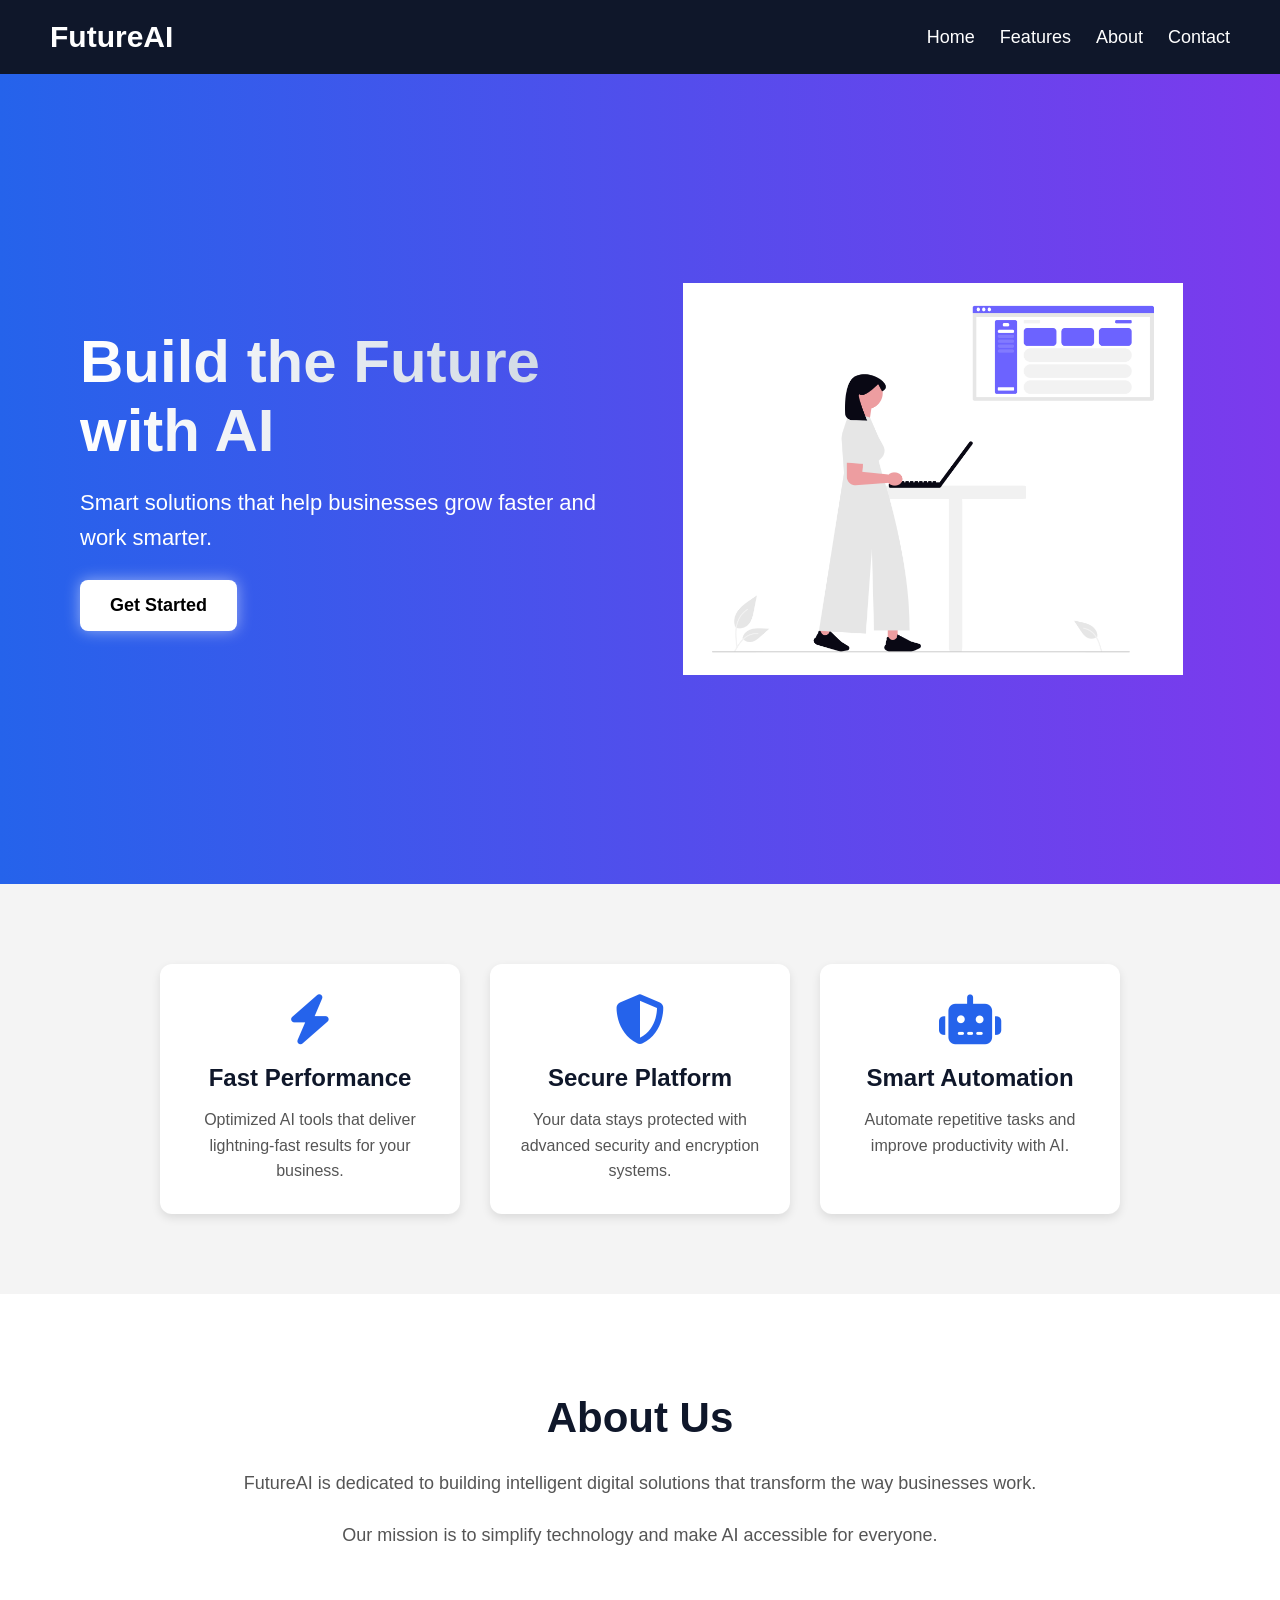
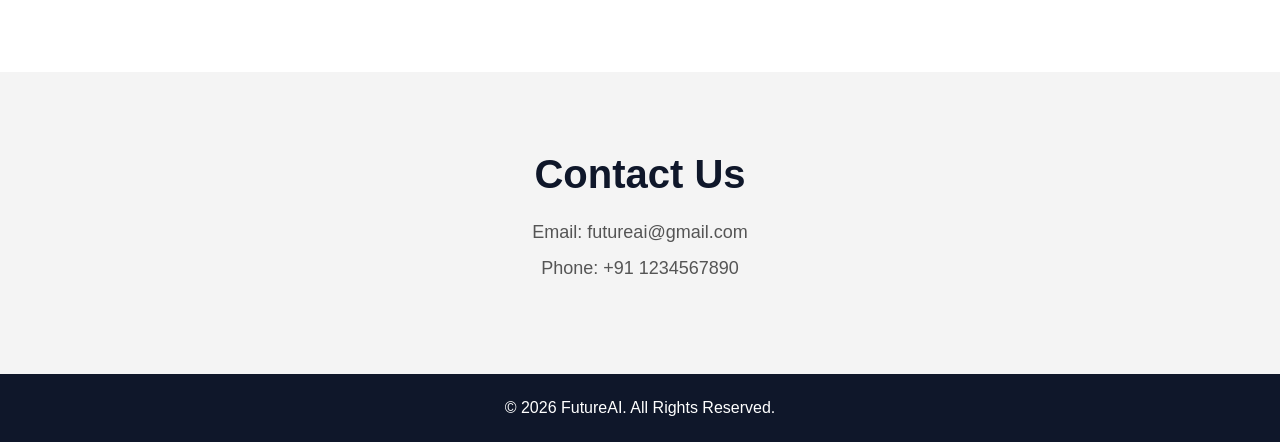
<file: LEVEL1TASK1/index.html>
<!DOCTYPE html>
<html lang="en">

<head>
    <meta charset="UTF-8">
    <meta name="viewport" content="width=device-width, initial-scale=1.0">

    <title>Landing Page</title>

    <link rel="stylesheet" href="style.css">

    <link rel="stylesheet"
        href="https://cdnjs.cloudflare.com/ajax/libs/font-awesome/6.5.1/css/all.min.css">
</head>

<body>

    <!-- Navbar -->

    <nav class="navbar">

        <h1 class="logo">FutureAI</h1>

        <ul class="nav-links">

            <li><a href="#">Home</a></li>

            <li><a href="#features">Features</a></li>

            <li><a href="#about">About</a></li>

            <li><a href="#contact">Contact</a></li>

        </ul>

    </nav>

    <!-- Hero Section -->

    <section class="hero">

        <div class="hero-text">

            <h2>Build the Future with AI</h2>

            <p>
                Smart solutions that help businesses grow
                faster and work smarter.
            </p>

            <a href="#features">

                <button>Get Started</button>

            </a>

        </div>

        <div class="hero-image">

            <img src="./Images/hero.png" alt="AI Image">

        </div>

    </section>

    <!-- Features Section -->

    <section class="features" id="features">

        <div class="card">

            <i class="fa-solid fa-bolt"></i>

            <h3>Fast Performance</h3>

            <p>
                Optimized AI tools that deliver lightning-fast
                results for your business.
            </p>

        </div>

        <div class="card">

            <i class="fa-solid fa-shield-halved"></i>

            <h3>Secure Platform</h3>

            <p>
                Your data stays protected with advanced
                security and encryption systems.
            </p>

        </div>

        <div class="card">

            <i class="fa-solid fa-robot"></i>

            <h3>Smart Automation</h3>

            <p>
                Automate repetitive tasks and improve
                productivity with AI.
            </p>

        </div>

    </section>

    <!-- About Section -->

    <section class="about" id="about">

        <div class="about-text">

            <h2>About Us</h2>

            <p>
                FutureAI is dedicated to building intelligent
                digital solutions that transform the way
                businesses work.
            </p>

            <p>
                Our mission is to simplify technology and make
                AI accessible for everyone.
            </p>

        </div>

    </section>

    <!-- Contact Section -->

    <section class="contact" id="contact">

        <h2>Contact Us</h2>

        <p>Email: futureai@gmail.com</p>

        <p>Phone: +91 1234567890</p>

    </section>

    <!-- Footer -->

    <footer>

        <p>© 2026 FutureAI. All Rights Reserved.</p>

    </footer>

</body>

</html>
</file>
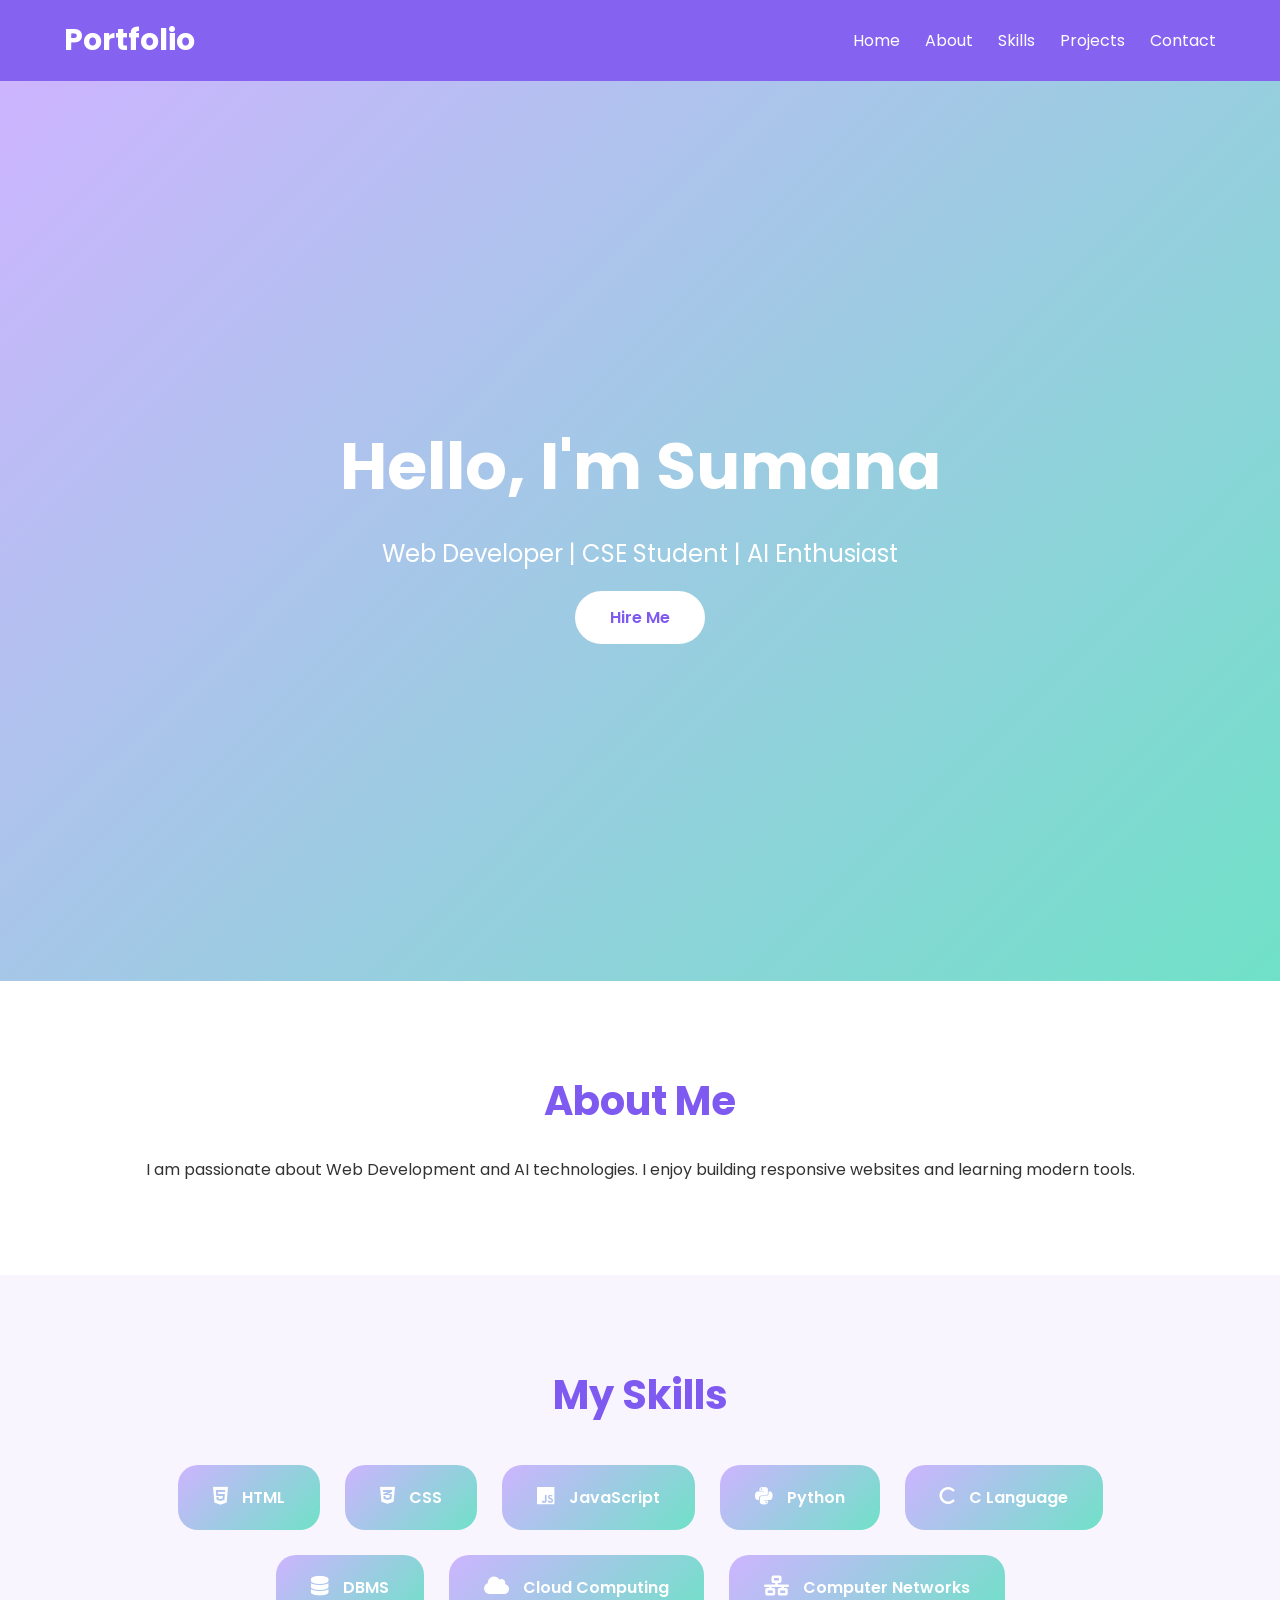
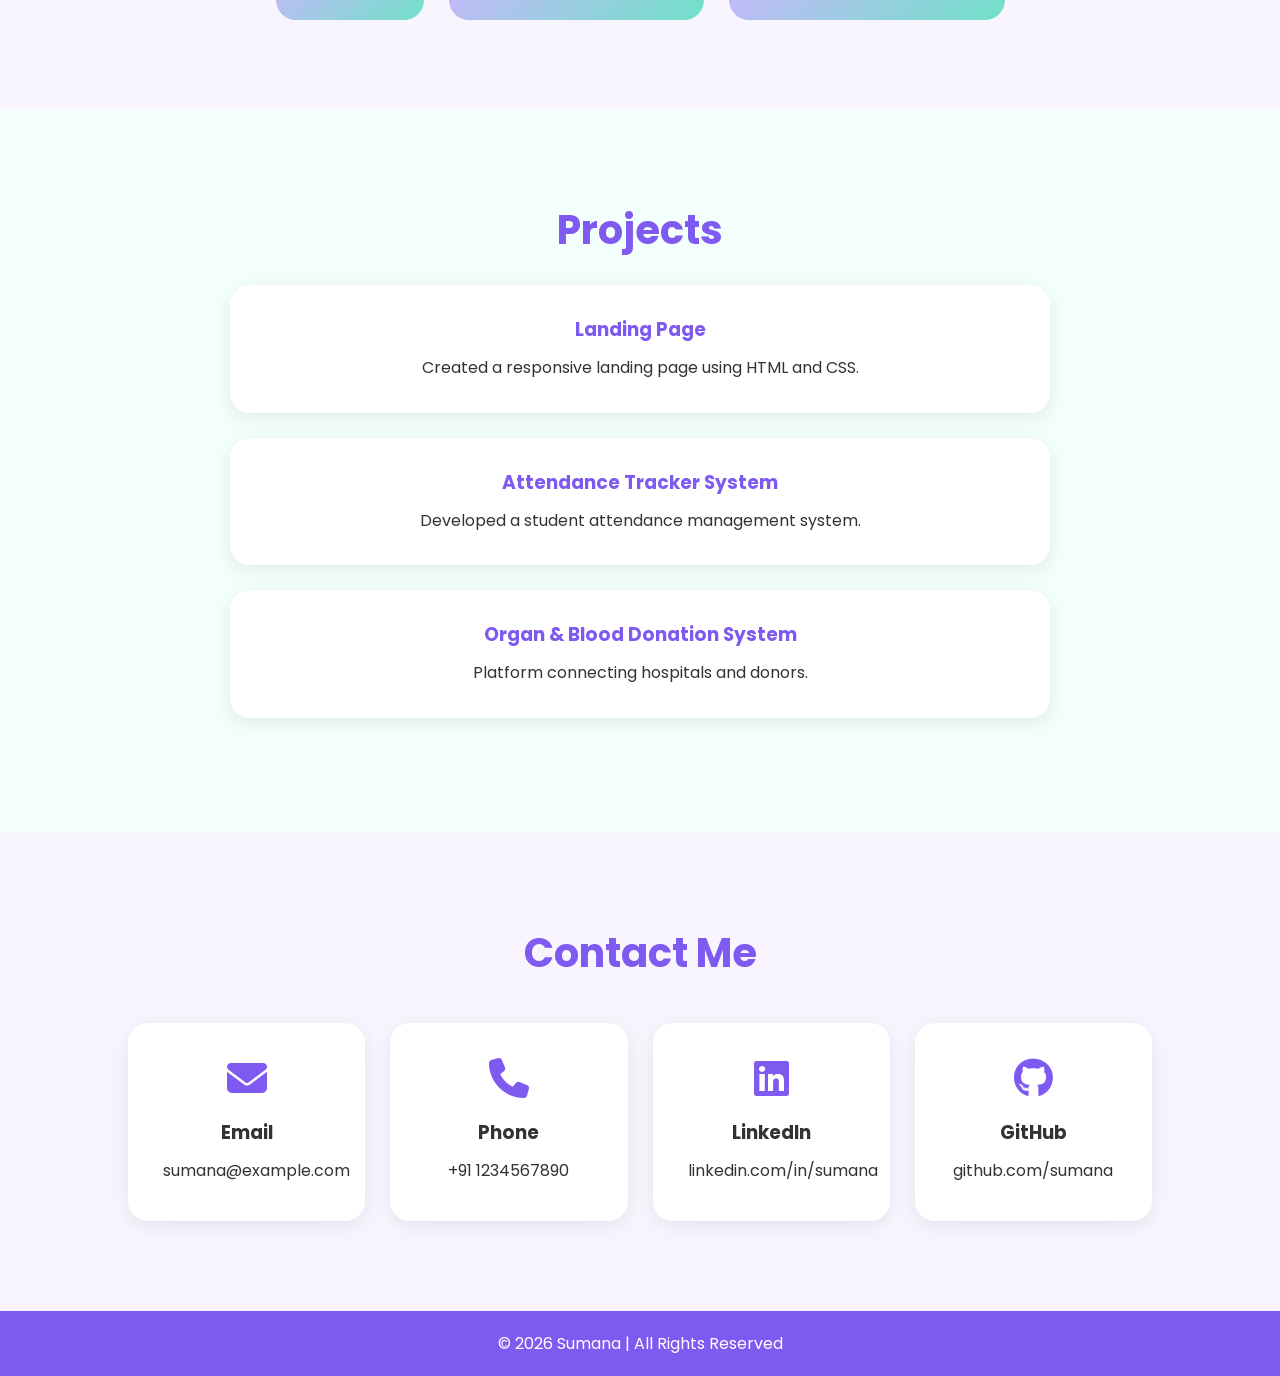
<file: LEVEL1TASK2/index.html>
<!DOCTYPE html>
<html lang="en">
<head>
    <meta charset="UTF-8">
    <meta name="viewport" content="width=device-width, initial-scale=1.0">
    <title>Sumana Portfolio</title>

    <link rel="stylesheet" href="style.css">

    <link href="https://fonts.googleapis.com/css2?family=Poppins:wght@300;400;500;600;700&display=swap" rel="stylesheet">

    <link
    rel="stylesheet"
    href="https://cdnjs.cloudflare.com/ajax/libs/font-awesome/6.5.1/css/all.min.css"
    />

</head>

<body>

    <!-- HEADER -->

    <header>

        <nav>

            <h2 class="logo">Portfolio</h2>

            <ul>

                <li><a href="#home">Home</a></li>
                <li><a href="#about">About</a></li>
                <li><a href="#skills">Skills</a></li>
                <li><a href="#projects">Projects</a></li>
                <li><a href="#contact">Contact</a></li>

            </ul>

        </nav>

    </header>

    <!-- HERO -->

    <section id="home" class="hero">

        <div class="hero-text">

            <h1>Hello, I'm Sumana</h1>

            <p>
                Web Developer | CSE Student | AI Enthusiast
            </p>

            <button onclick="showMessage()">
                Hire Me
            </button>

        </div>

    </section>

    <!-- ABOUT -->

    <section id="about" class="section">

        <h2>About Me</h2>

        <p>
            I am passionate about Web Development and AI technologies.
            I enjoy building responsive websites and learning modern tools.
        </p>

    </section>

<!-- SKILLS -->

<section id="skills" class="section">

    <h2>My Skills</h2>

    <div class="skills-container">

        <div class="skill">
            <i class="fa-brands fa-html5"></i>
            HTML
        </div>

        <div class="skill">
            <i class="fa-brands fa-css3-alt"></i>
            CSS
        </div>

        <div class="skill">
            <i class="fa-brands fa-js"></i>
            JavaScript
        </div>

        <div class="skill">
            <i class="fa-brands fa-python"></i>
            Python
        </div>

        <div class="skill">
            <i class="fa-solid fa-c"></i>
            C Language
        </div>

        <div class="skill">
            <i class="fa-solid fa-database"></i>
            DBMS
        </div>

        <div class="skill">
            <i class="fa-solid fa-cloud"></i>
            Cloud Computing
        </div>

        <div class="skill">
            <i class="fa-solid fa-network-wired"></i>
            Computer Networks
        </div>

    </div>

</section>

    <!-- PROJECTS -->

    <section id="projects" class="section">

        <h2>Projects</h2>

        <div class="project-card">

            <h3>Landing Page</h3>

            <p>
                Created a responsive landing page using HTML and CSS.
            </p>

        </div>

        <div class="project-card">

            <h3>Attendance Tracker System</h3>

            <p>
                Developed a student attendance management system.
            </p>

        </div>

        <div class="project-card">

            <h3>Organ & Blood Donation System</h3>

            <p>
                Platform connecting hospitals and donors.
            </p>

        </div>

    </section>

    <!-- CONTACT -->

    <section id="contact" class="section">

        <h2>Contact Me</h2>

        <div class="contact-container">

            <div class="contact-card">

                <i class="fa-solid fa-envelope"></i>

                <h3>Email</h3>

                <p>sumana@example.com</p>

            </div>

            <div class="contact-card">

                <i class="fa-solid fa-phone"></i>

                <h3>Phone</h3>

                <p>+91 1234567890</p>

            </div>

            <div class="contact-card">

                <i class="fa-brands fa-linkedin"></i>

                <h3>LinkedIn</h3>

                <p>linkedin.com/in/sumana</p>

            </div>

            <div class="contact-card">

                <i class="fa-brands fa-github"></i>

                <h3>GitHub</h3>

                <p>github.com/sumana</p>

            </div>

        </div>

    </section>

    <!-- FOOTER -->

    <footer>

        <p>© 2026 Sumana | All Rights Reserved</p>

    </footer>

    <script src="script.js"></script>

</body>
</html>
</file>
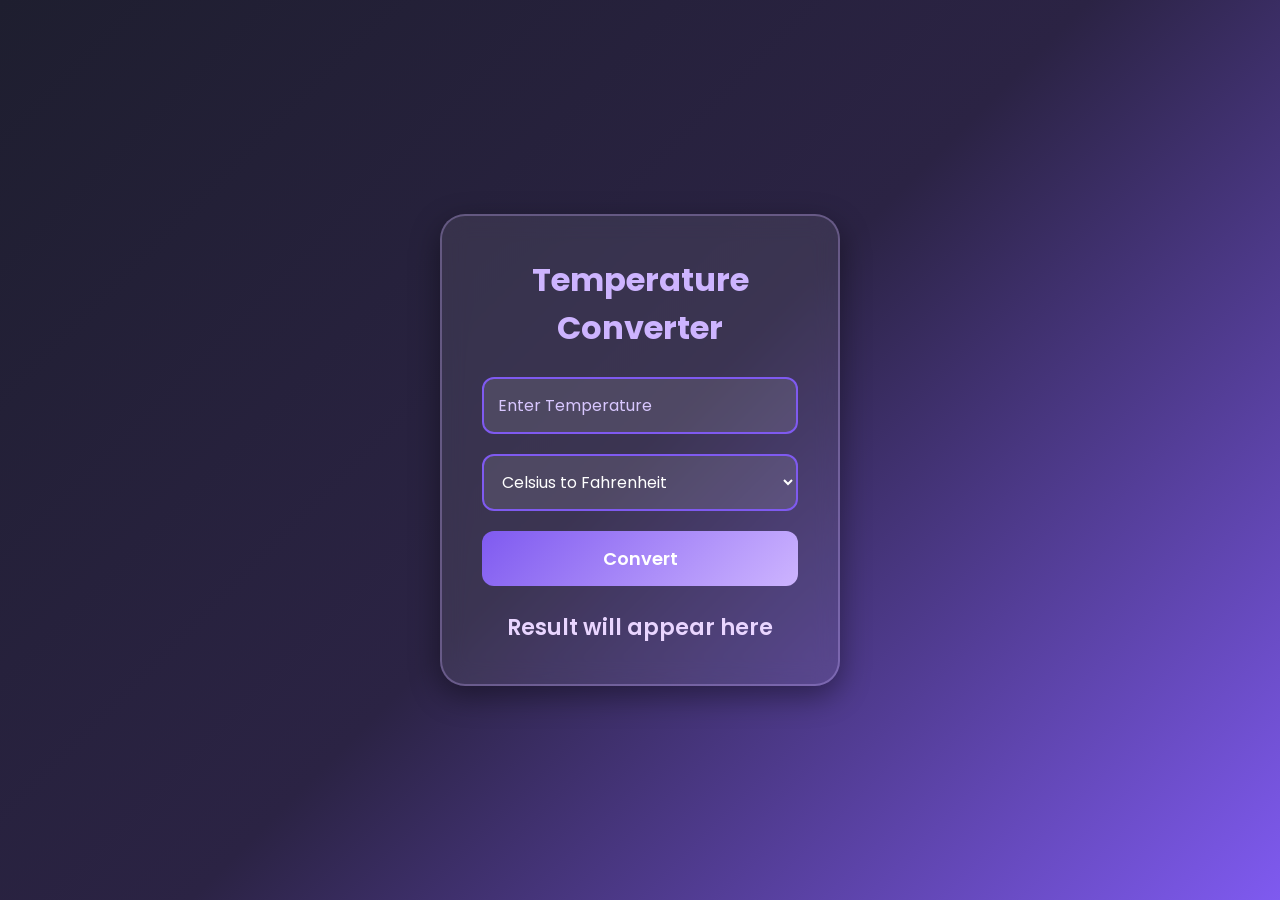
<file: LEVEL1TASK3/index.html>
<!DOCTYPE html>
<html lang="en">
<head>
    <meta charset="UTF-8">
    <meta name="viewport" content="width=device-width, initial-scale=1.0">
    <title>Temperature Converter</title>
    <link rel="stylesheet" href="style.css">
</head>
<body>

    <div class="container">

        <h1>Temperature Converter</h1>

        <!-- INPUT FIELD -->

        <input 
            type="number" 
            id="temperature" 
            placeholder="Enter Temperature"
        >

        <!-- DROPDOWN -->

        <select id="unit">

            <option value="celsius">
                Celsius to Fahrenheit
            </option>

            <option value="fahrenheit">
                Fahrenheit to Celsius
            </option>

            <option value="kelvin">
                Celsius to Kelvin
            </option>

        </select>

        <!-- BUTTON -->

        <button onclick="convertTemperature()">
            Convert
        </button>

        <!-- RESULT -->

        <div id="result">
            Result will appear here
        </div>

    </div>

    <script src="script.js"></script>

</body>
</html>
</file>
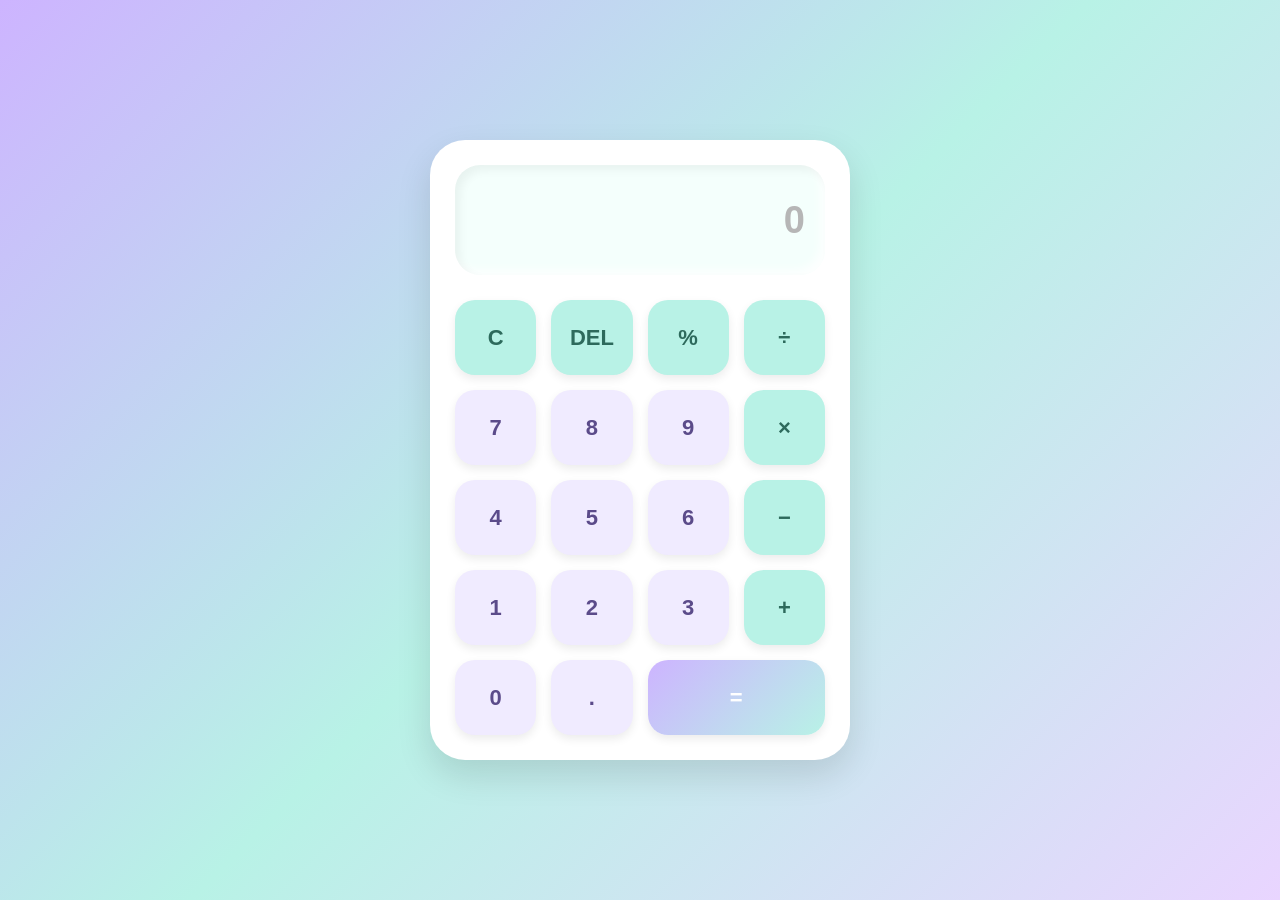
<file: LEVEL2TASK1/index.html>
<!DOCTYPE html>
<html lang="en">
<head>
    <meta charset="UTF-8">
    <meta name="viewport" content="width=device-width, initial-scale=1.0">
    <title>Pastel Calculator</title>
    <link rel="stylesheet" href="style.css">
</head>
<body>

    <div class="calculator">

        <input type="text" id="display" placeholder="0">

        <div class="buttons">

            <button class="operator" onclick="clearDisplay()">C</button>
            <button class="operator" onclick="deleteLast()">DEL</button>
            <button class="operator" onclick="appendValue('%')">%</button>
            <button class="operator" onclick="appendValue('/')">÷</button>

            <button onclick="appendValue('7')">7</button>
            <button onclick="appendValue('8')">8</button>
            <button onclick="appendValue('9')">9</button>
            <button class="operator" onclick="appendValue('*')">×</button>

            <button onclick="appendValue('4')">4</button>
            <button onclick="appendValue('5')">5</button>
            <button onclick="appendValue('6')">6</button>
            <button class="operator" onclick="appendValue('-')">−</button>

            <button onclick="appendValue('1')">1</button>
            <button onclick="appendValue('2')">2</button>
            <button onclick="appendValue('3')">3</button>
            <button class="operator" onclick="appendValue('+')">+</button>

            <button onclick="appendValue('0')">0</button>
            <button onclick="appendValue('.')">.</button>

            <button class="equal" onclick="calculate()">=</button>

        </div>

    </div>

    <script src="script.js"></script>

</body>
</html>
</file>
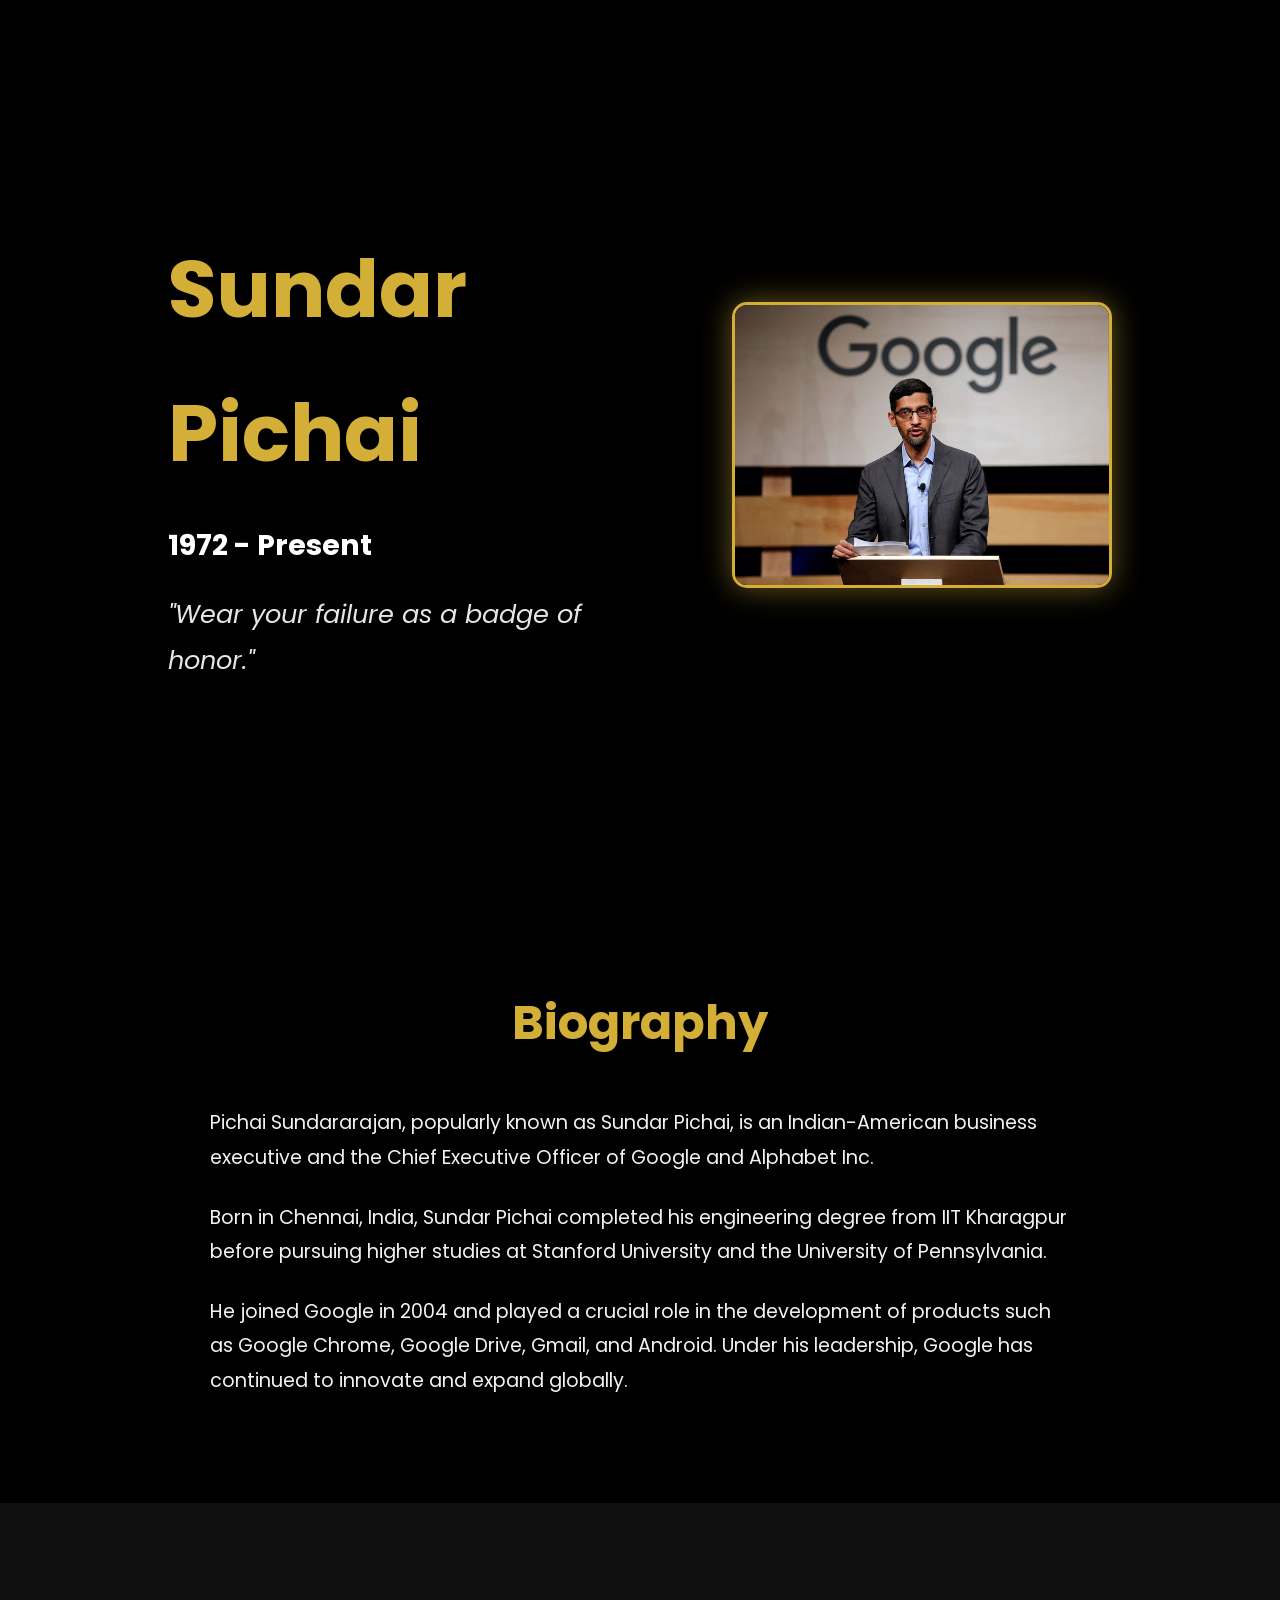
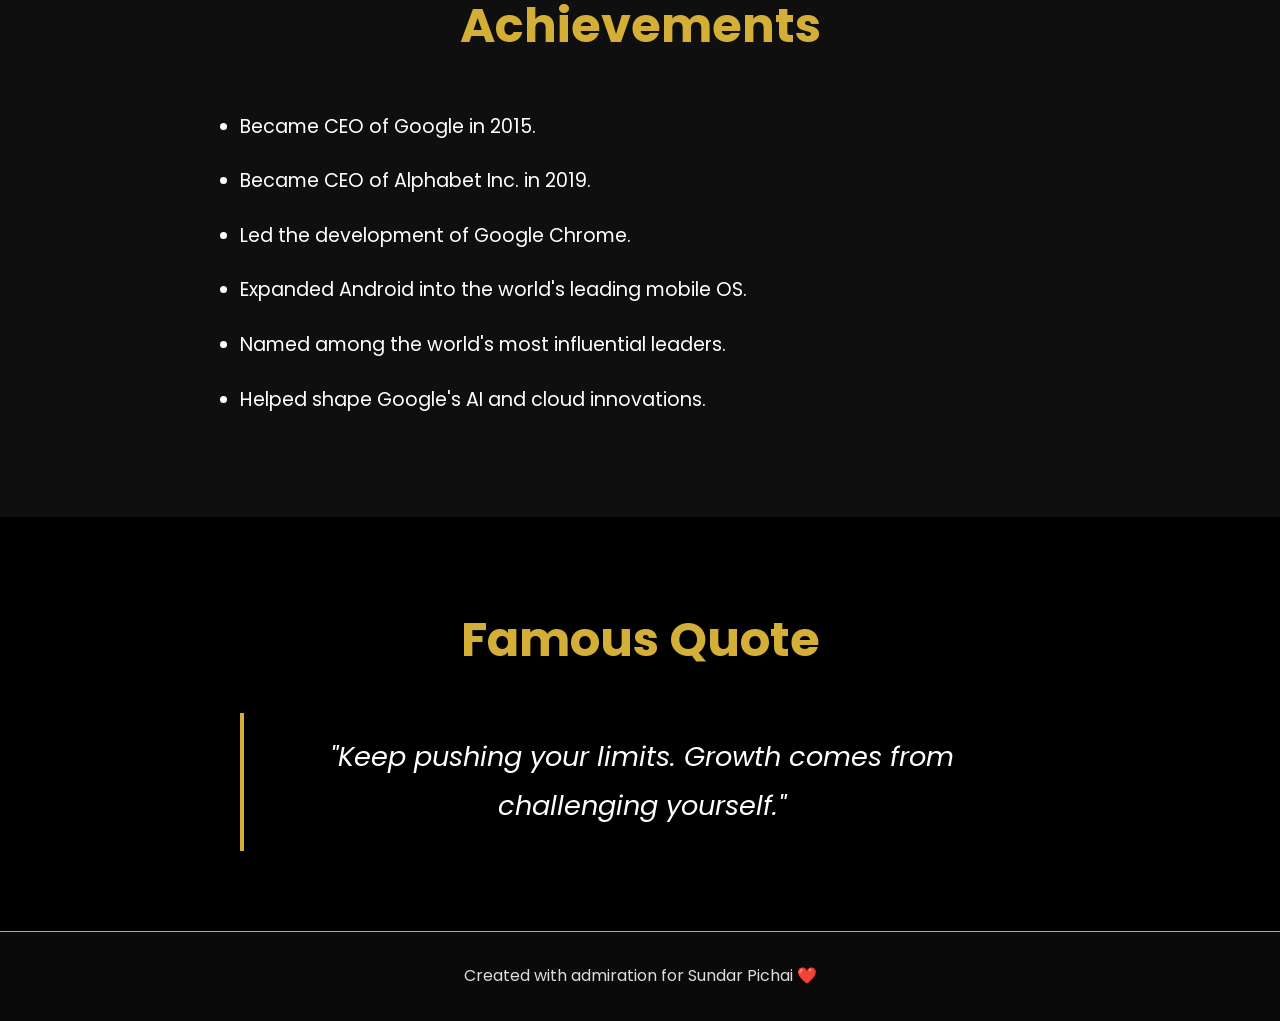
<file: LEVEL2TASK2/index.html>
<!DOCTYPE html>
<html lang="en">

<head>
    <meta charset="UTF-8">
    <meta name="viewport" content="width=device-width, initial-scale=1.0">
    <title>Sundar Pichai Tribute Page</title>

    <link rel="stylesheet" href="style.css">

    <link href="https://fonts.googleapis.com/css2?family=Poppins:wght@300;400;500;600;700&display=swap"
        rel="stylesheet">
</head>

<body>

    <!-- Hero Section -->

    <section class="hero">

        <div class="hero-content">

            <div class="hero-text">

                <h1>Sundar Pichai</h1>

                <h3>1972 - Present</h3>

                <p>
                    "Wear your failure as a badge of honor."
                </p>

            </div>

            <div class="hero-image">

                <img src="Image/sundar pichai.jpg" alt="Sundar Pichai">

            </div>

        </div>

    </section>

    <!-- Biography -->

    <section class="biography">

        <h2>Biography</h2>

        <p>
            Pichai Sundararajan, popularly known as Sundar Pichai, is an
            Indian-American business executive and the Chief Executive
            Officer of Google and Alphabet Inc.
        </p>

        <p>
            Born in Chennai, India, Sundar Pichai completed his engineering
            degree from IIT Kharagpur before pursuing higher studies at
            Stanford University and the University of Pennsylvania.
        </p>

        <p>
            He joined Google in 2004 and played a crucial role in the
            development of products such as Google Chrome, Google Drive,
            Gmail, and Android. Under his leadership, Google has continued
            to innovate and expand globally.
        </p>

    </section>

    <!-- Achievements -->

    <section class="achievements">

        <h2>Achievements</h2>

        <ul>

            <li>Became CEO of Google in 2015.</li>

            <li>Became CEO of Alphabet Inc. in 2019.</li>

            <li>Led the development of Google Chrome.</li>

            <li>Expanded Android into the world's leading mobile OS.</li>

            <li>Named among the world's most influential leaders.</li>

            <li>Helped shape Google's AI and cloud innovations.</li>

        </ul>

    </section>

    <!-- Quote Section -->

    <section class="quote-section">

        <h2>Famous Quote</h2>

        <blockquote>
            "Keep pushing your limits. Growth comes from challenging yourself."
        </blockquote>

    </section>

    <!-- Footer -->

    <footer>

        <p>
            Created with admiration for Sundar Pichai ❤️
        </p>

    </footer>

    <script src="script.js"></script>

</body>

</html>
</file>
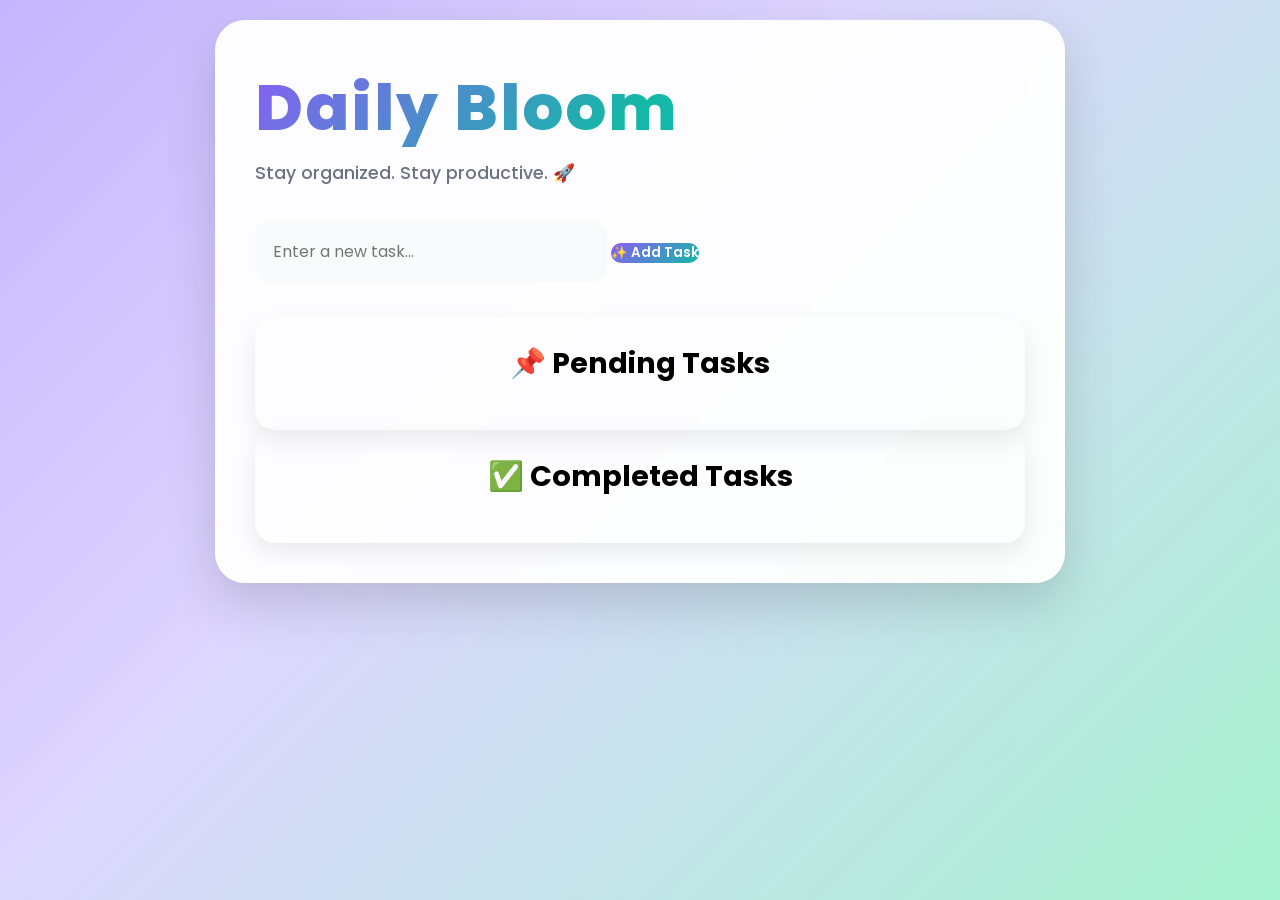
<file: LEVEL2TASK3/index.html>
<!DOCTYPE html>
<html lang="en">

<head>
    <meta charset="UTF-8">
    <meta name="viewport" content="width=device-width, initial-scale=1.0">
    <title>Daily Bloom - To Do App</title>

    <link rel="stylesheet" href="style.css">

    <link href="https://fonts.googleapis.com/css2?family=Poppins:wght@300;400;500;600;700;800&display=swap"
        rel="stylesheet">
</head>

<body>

    <div class="container">

        <h1 class="main-title">Daily Bloom</h1>

        <p class="subtitle">
            Stay organized. Stay productive. 🚀
        </p>

        <div class="input-section">

            <input
                type="text"
                id="taskInput"
                placeholder="Enter a new task...">

            <button onclick="addTask()">
                ✨ Add Task
            </button>

        </div>

        <div class="task-container">

            <!-- Pending Tasks -->

            <div class="task-box">

                <h2>📌 Pending Tasks</h2>

                <ul id="pendingList"></ul>

            </div>

            <!-- Completed Tasks -->

            <div class="task-box">

                <h2>✅ Completed Tasks</h2>

                <ul id="completedList"></ul>

            </div>

        </div>

    </div>

    <script src="script.js"></script>

</body>

</html>
</file>
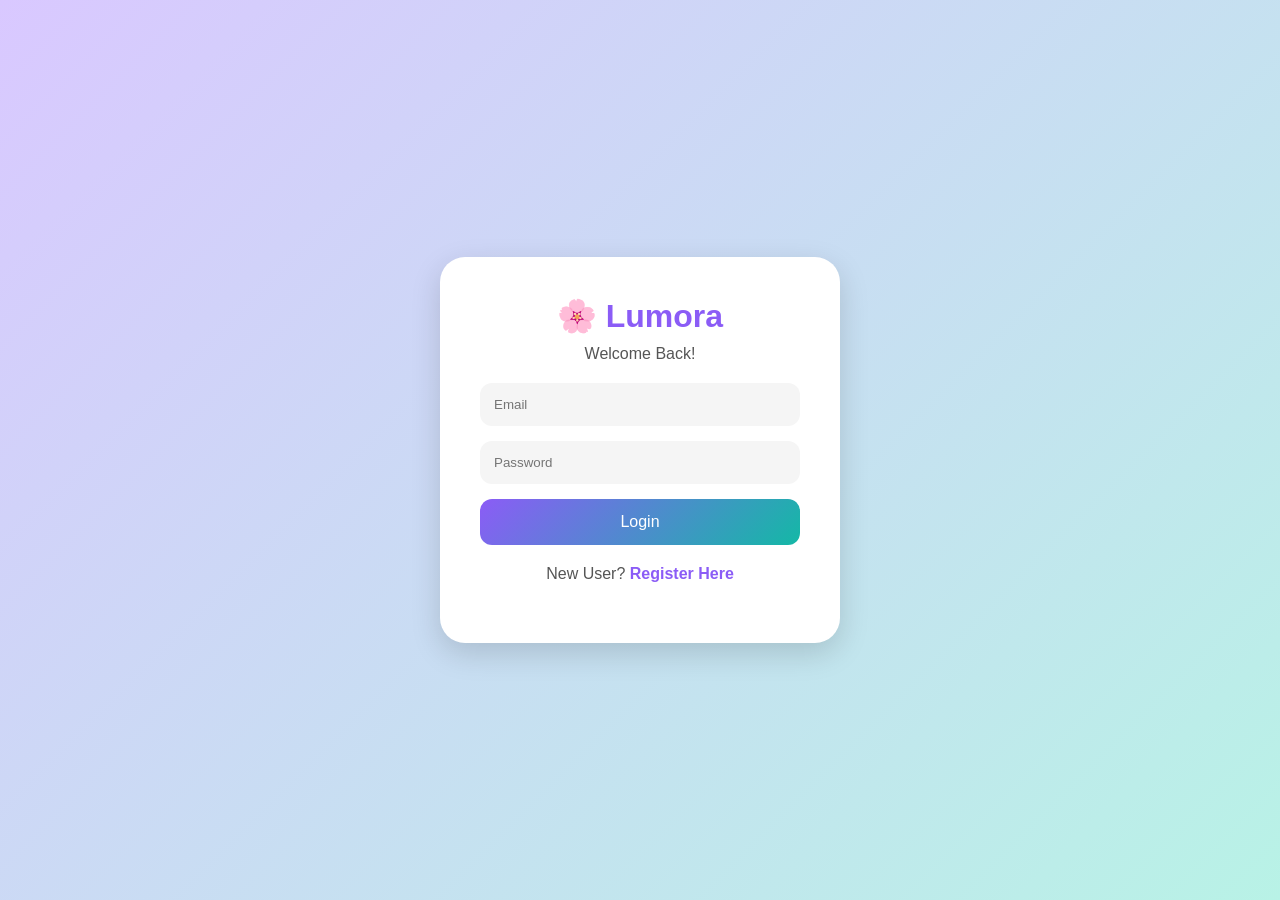
<file: LEVEL2TASK4/index.html>
<!DOCTYPE html>
<html lang="en">

<head>
    <meta charset="UTF-8">
    <meta name="viewport" content="width=device-width, initial-scale=1.0">
    <title>Lumora Login</title>

    <link rel="stylesheet" href="style.css">
</head>

<body>

    <div class="container">

        <div class="card">

            <h1>🌸 Lumora</h1>

            <p>Welcome Back!</p>

            <input
                type="email"
                id="loginEmail"
                placeholder="Email">

            <input
                type="password"
                id="loginPassword"
                placeholder="Password">

            <button onclick="loginUser()">
                Login
            </button>

            <p class="link">
                New User?
                <a href="register.html">
                    Register Here
                </a>
            </p>

        </div>

    </div>

    <script src="script.js"></script>

</body>

</html>
</file>
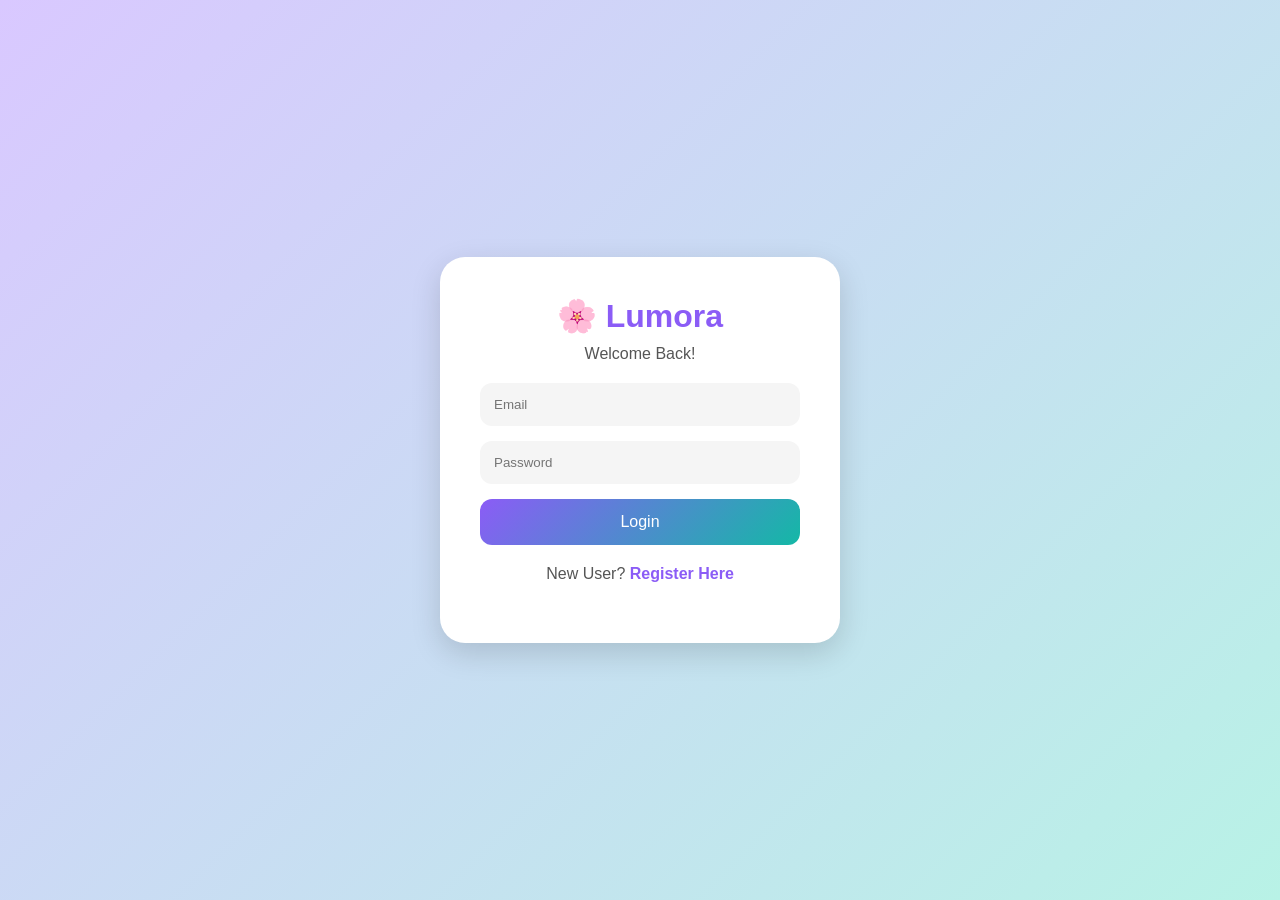
<file: LEVEL2TASK4/dashboard.html>
<!DOCTYPE html>
<html lang="en">

<head>
    <meta charset="UTF-8">
    <meta name="viewport" content="width=device-width, initial-scale=1.0">
    <title>Dashboard</title>

    <link rel="stylesheet" href="style.css">
</head>

<body>

    <div class="container">

        <div class="card">

            <h1>🌸 Welcome</h1>

            <h2 id="userEmail"></h2>

            <p>
                Successfully Logged In!
            </p>

            <button onclick="logoutUser()">
                Logout
            </button>

        </div>

    </div>

    <script src="script.js"></script>

</body>

</html>
</file>
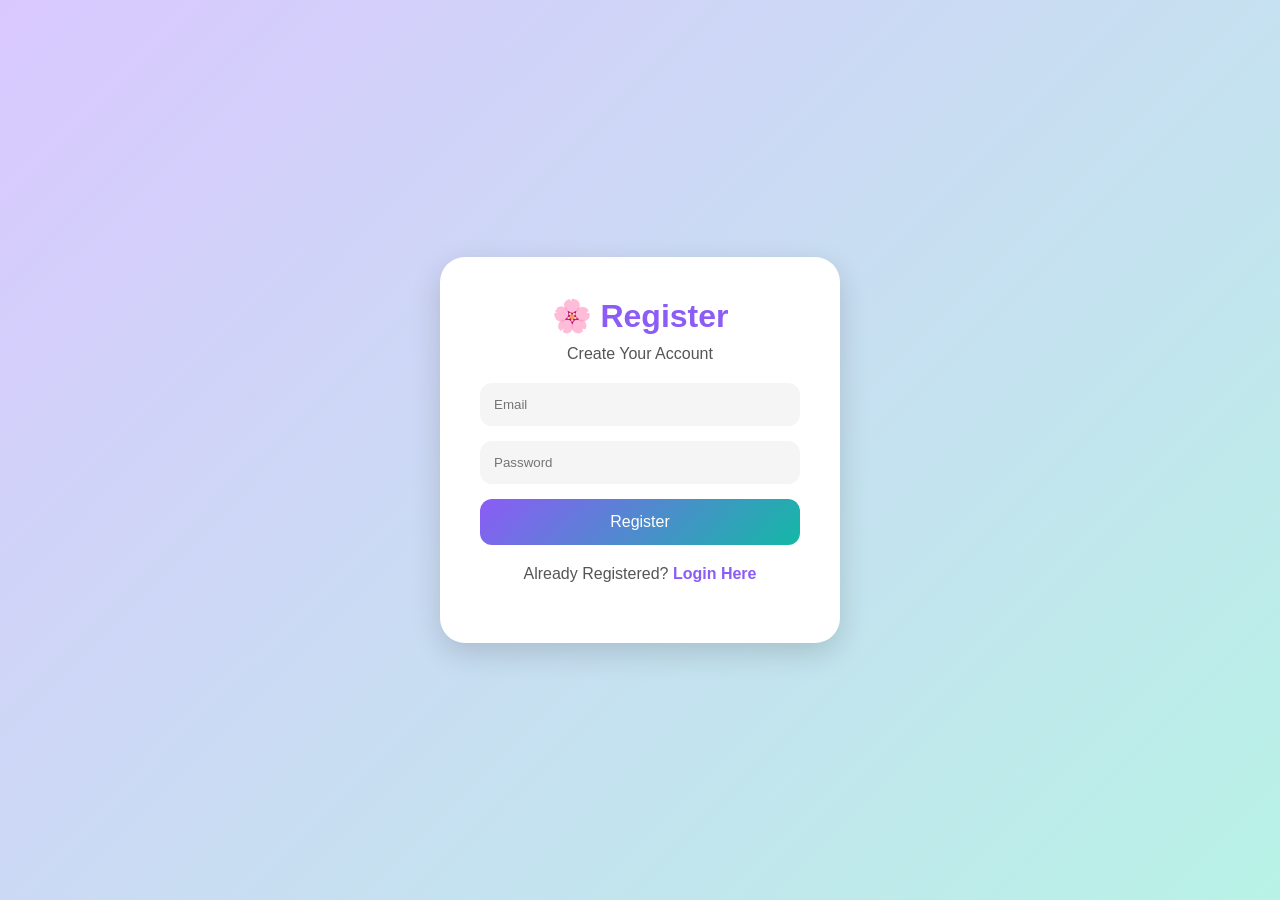
<file: LEVEL2TASK4/register.html>
<!DOCTYPE html>
<html lang="en">

<head>
    <meta charset="UTF-8">
    <meta name="viewport" content="width=device-width, initial-scale=1.0">
    <title>Register</title>

    <link rel="stylesheet" href="style.css">
</head>

<body>

    <div class="container">

        <div class="card">

            <h1>🌸 Register</h1>

            <p>Create Your Account</p>

            <input
                type="email"
                id="registerEmail"
                placeholder="Email">

            <input
                type="password"
                id="registerPassword"
                placeholder="Password">

            <button onclick="registerUser()">
                Register
            </button>

            <p class="link">

                Already Registered?

                <a href="index.html">
                    Login Here
                </a>

            </p>

        </div>

    </div>

    <script src="script.js"></script>

</body>

</html>
</file>
<file: LEVEL1TASK1/style.css>
*{
    margin: 0;
    padding: 0;
    box-sizing: border-box;
}

html{
    scroll-behavior: smooth;
}

body{
    font-family: 'Poppins', sans-serif;
}

/* Navbar */

.navbar{

    display: flex;

    justify-content: space-between;

    align-items: center;

    padding: 20px 50px;

    background-color: #0f172a;

    position: sticky;

    top: 0;

    z-index: 1000;
}

.logo{

    color: white;

    font-size: 30px;
}

.nav-links{

    display: flex;

    list-style: none;

    gap: 25px;
}

.nav-links a{

    text-decoration: none;

    color: white;

    font-size: 18px;

    transition: 0.3s;
}

.nav-links a:hover{

    color: #38bdf8;
}

/* Hero Section */

.hero{

    min-height: 90vh;

    display: flex;

    justify-content: space-between;

    align-items: center;

    padding: 50px 80px;

    background: linear-gradient(to right, #2563eb, #7c3aed);

    color: white;

    gap: 50px;
}

.hero-text{

    flex: 1;
}

.hero-text h2{

    font-size: 60px;

    margin-bottom: 20px;

    background: linear-gradient(to right, #ffffff, #cbd5e1);

    background-clip: text;

    -webkit-background-clip: text;

    -webkit-text-fill-color: transparent;
}

.hero-text p{

    font-size: 22px;

    margin-bottom: 25px;

    line-height: 1.6;
}

.hero button{

    padding: 15px 30px;

    border: none;

    border-radius: 8px;

    background-color: white;

    color: black;

    font-size: 18px;

    font-weight: 600;

    cursor: pointer;

    transition: 0.3s;

    box-shadow: 0 0 15px rgba(255,255,255,0.5);
}

.hero button:hover{

    background-color: #0f172a;

    color: white;

    transform: scale(1.08);

    box-shadow: 0 0 20px rgba(255,255,255,0.8);
}

/* Hero Image */

.hero-image{

    flex: 1;

    display: flex;

    justify-content: center;

    align-items: center;
}

.hero-image img{

    width: 500px;

    max-width: 100%;

    height: auto;

    display: block;
}

/* Features */

.features{

    display: flex;

    justify-content: center;

    gap: 30px;

    padding: 80px 50px;

    background-color: #f4f4f4;

    flex-wrap: wrap;
}

.card{

    background-color: white;

    padding: 30px;

    width: 300px;

    text-align: center;

    border-radius: 12px;

    box-shadow: 0 4px 10px rgba(0,0,0,0.1);

    transition: 0.3s;
}

.card:hover{

    transform: translateY(-10px) scale(1.03);
}

.card i{

    font-size: 50px;

    color: #2563eb;

    margin-bottom: 20px;
}

.card h3{

    margin-bottom: 15px;

    font-size: 24px;

    color: #0f172a;
}

.card p{

    font-size: 16px;

    color: #555;

    line-height: 1.6;
}

/* About */

.about{

    padding: 100px 80px;

    background-color: white;

    text-align: center;
}

.about-text{

    max-width: 800px;

    margin: auto;
}

.about h2{

    font-size: 42px;

    color: #0f172a;

    margin-bottom: 25px;
}

.about p{

    font-size: 18px;

    color: #555;

    line-height: 1.8;

    margin-bottom: 20px;
}

/* Contact */

.contact{

    padding: 80px 50px;

    background-color: #f4f4f4;

    text-align: center;
}

.contact h2{

    font-size: 40px;

    color: #0f172a;

    margin-bottom: 25px;
}

.contact p{

    font-size: 18px;

    color: #555;

    margin-bottom: 15px;
}

/* Footer */

footer{

    background-color: #0f172a;

    color: white;

    text-align: center;

    padding: 25px;
}

/* Animation */

.hero,
.features,
.about,
.contact{

    animation: fadeIn 1.2s ease;
}

@keyframes fadeIn{

    from{

        opacity: 0;

        transform: translateY(20px);
    }

    to{

        opacity: 1;

        transform: translateY(0);
    }
}

/* Scrollbar */

::-webkit-scrollbar{

    width: 10px;
}

::-webkit-scrollbar-track{

    background: #f1f1f1;
}

::-webkit-scrollbar-thumb{

    background: #2563eb;

    border-radius: 10px;
}

::-webkit-scrollbar-thumb:hover{

    background: #1d4ed8;
}

/* Responsive */

@media(max-width:768px){

    .navbar{

        flex-direction: column;

        gap: 20px;

        padding: 20px;
    }

    .hero{

        flex-direction: column;

        text-align: center;

        padding: 50px 30px;
    }

    .hero-text h2{

        font-size: 40px;
    }

    .hero-text p{

        font-size: 18px;
    }

    .features{

        flex-direction: column;

        align-items: center;
    }

    .card{

        width: 90%;
    }

    .about{

        padding: 60px 30px;
    }

    .contact{

        padding: 60px 30px;
    }
}
</file>
<file: LEVEL1TASK2/style.css>
*{
    margin: 0;
    padding: 0;
    box-sizing: border-box;
    font-family: 'Poppins', sans-serif;
}

html{
    scroll-behavior: smooth;
}

body{
    background: #f8f5ff;
    color: #333;
}

/* HEADER */

header{
    width: 100%;
    background: rgba(127, 90, 240, 0.95);
    padding: 18px 0;
    position: sticky;
    top: 0;
    z-index: 1000;
}

nav{
    width: 90%;
    margin: auto;
    display: flex;
    justify-content: space-between;
    align-items: center;
}

.logo{
    color: white;
    font-size: 30px;
    font-weight: bold;
}

nav ul{
    display: flex;
    list-style: none;
}

nav ul li{
    margin-left: 25px;
}

nav ul li a{
    text-decoration: none;
    color: white;
    transition: 0.3s;
}

nav ul li a:hover{
    color: #b8f2e6;
}

/* HERO */

.hero{
    height: 100vh;
    background: linear-gradient(135deg, #cdb4ff, #70e1c8);
    display: flex;
    justify-content: center;
    align-items: center;
    text-align: center;
}

.hero-text h1{
    font-size: 65px;
    color: white;
}

.hero-text p{
    margin: 20px 0;
    font-size: 24px;
    color: white;
}

/* BUTTON */

button{
    padding: 14px 35px;
    border: none;
    border-radius: 30px;
    background: white;
    color: #7f5af0;
    font-size: 16px;
    cursor: pointer;
    transition: 0.3s;
    font-weight: 600;
}

button:hover{
    transform: scale(1.05);
}

/* SECTIONS */

.section{
    padding: 90px 10%;
    text-align: center;
}

.section h2{
    font-size: 40px;
    color: #7f5af0;
    margin-bottom: 25px;
}

.section p{
    line-height: 1.8;
}

/* ABOUT */

#about{
    background: white;
}

/* SKILLS */

.skills-container{
    display: flex;
    justify-content: center;
    flex-wrap: wrap;
    gap: 25px;
    margin-top: 40px;
}

.skill{
    background: linear-gradient(135deg, #cdb4ff, #70e1c8);
    color: white;
    padding: 20px 35px;
    border-radius: 20px;
    transition: 0.3s;
    font-weight: 600;
}

.skill:hover{
    transform: translateY(-8px);
}

.skill i{
    margin-right: 10px;
    font-size: 20px;
}

/* PROJECTS */

#projects{
    background: #f3fffc;
}

.project-card{
    background: white;
    padding: 30px;
    margin: 25px auto;
    width: 80%;
    border-radius: 20px;
    box-shadow: 0 5px 20px rgba(0,0,0,0.08);
    transition: 0.3s;
}

.project-card:hover{
    transform: translateY(-10px);
}

.project-card h3{
    color: #7f5af0;
    margin-bottom: 10px;
}

/* CONTACT */

.contact-container{
    display: grid;
    grid-template-columns: repeat(auto-fit, minmax(220px,1fr));
    gap: 25px;
    margin-top: 40px;
}

.contact-card{
    background: white;
    padding: 35px;
    border-radius: 20px;
    box-shadow: 0 5px 20px rgba(0,0,0,0.08);
    transition: 0.3s;
}

.contact-card:hover{
    transform: translateY(-10px);
    background: linear-gradient(135deg, #cdb4ff, #70e1c8);
    color: white;
}

.contact-card i{
    font-size: 40px;
    color: #7f5af0;
    margin-bottom: 20px;
}

.contact-card:hover i{
    color: white;
}

.contact-card h3{
    margin-bottom: 10px;
}

/* FOOTER */

footer{
    background: #7f5af0;
    color: white;
    text-align: center;
    padding: 20px;
}

/* RESPONSIVE */

@media(max-width: 768px){

    nav{
        flex-direction: column;
    }

    nav ul{
        margin-top: 15px;
    }

    .hero-text h1{
        font-size: 45px;
    }

    .hero-text p{
        font-size: 18px;
    }

    .project-card{
        width: 100%;
    }
}
</file>
<file: LEVEL1TASK3/style.css>
@import url('https://fonts.googleapis.com/css2?family=Poppins:wght@300;400;500;600;700&display=swap');

*{
    margin: 0;
    padding: 0;
    box-sizing: border-box;
    font-family: 'Poppins', sans-serif;
}

body{
    height: 100vh;
    display: flex;
    justify-content: center;
    align-items: center;
    background: linear-gradient(135deg, #1e1e2f, #2b2344, #7f5af0);
}

/* CONTAINER */

.container{
    background: rgba(255,255,255,0.08);
    backdrop-filter: blur(12px);
    padding: 40px;
    width: 400px;
    border-radius: 25px;
    text-align: center;
    box-shadow: 0 10px 30px rgba(0,0,0,0.4);
    border: 2px solid rgba(205,180,255,0.3);
    animation: fadeIn 1s ease;
}

/* HEADING */

h1{
    color: #cdb4ff;
    margin-bottom: 25px;
    font-size: 32px;
}

/* INPUT */

input{
    width: 100%;
    padding: 14px;
    margin-bottom: 20px;
    border: 2px solid #7f5af0;
    border-radius: 12px;
    font-size: 16px;
    outline: none;
    background: rgba(255,255,255,0.1);
    color: white;
}

input::placeholder{
    color: #d8c7ff;
}

input:focus{
    border-color: #cdb4ff;
}

/* SELECT */

select{
    width: 100%;
    padding: 14px;
    margin-bottom: 20px;
    border: 2px solid #7f5af0;
    border-radius: 12px;
    font-size: 16px;
    outline: none;
    cursor: pointer;
    background: rgba(255,255,255,0.1);
    color: white;
}

select option{
    background: #1e1e2f;
    color: white;
}

/* BUTTON */

button{
    width: 100%;
    padding: 14px;
    border: none;
    border-radius: 12px;
    background: linear-gradient(135deg, #7f5af0, #cdb4ff);
    color: white;
    font-size: 18px;
    font-weight: 600;
    cursor: pointer;
    transition: 0.3s;
}

button:hover{
    transform: scale(1.03);
    box-shadow: 0 0 15px rgba(205,180,255,0.6);
}

/* RESULT */

#result{
    margin-top: 25px;
    font-size: 22px;
    font-weight: 600;
    color: #e9d5ff;
}

/* ANIMATION */

@keyframes fadeIn{

    from{
        opacity: 0;
        transform: translateY(30px);
    }

    to{
        opacity: 1;
        transform: translateY(0);
    }
}

/* RESPONSIVE */

@media(max-width: 500px){

    .container{
        width: 90%;
        padding: 30px;
    }

    h1{
        font-size: 26px;
    }
}
</file>
<file: LEVEL2TASK1/style.css>
*{
    margin:0;
    padding:0;
    box-sizing:border-box;
    font-family:'Poppins',sans-serif;
}

body{
    height:100vh;
    display:flex;
    justify-content:center;
    align-items:center;
    background:linear-gradient(
        135deg,
        #cdb4ff,
        #b8f2e6,
        #e9d5ff
    );
}

.calculator{
    width:420px;
    background:#ffffff;
    padding:25px;
    border-radius:35px;
    box-shadow:0 15px 35px rgba(0,0,0,0.12);
}

#display{
    width:100%;
    height:110px;
    border:none;
    outline:none;
    background:#f4fffc;
    border-radius:25px;
    padding:20px;
    text-align:right;
    font-size:38px;
    font-weight:600;
    color:#555;
    margin-bottom:25px;

    box-shadow:
    inset 5px 5px 10px rgba(0,0,0,0.05),
    inset -5px -5px 10px rgba(255,255,255,0.8);
}

#display::placeholder{
    color:#b6b6b6;
}

.buttons{
    display:grid;
    grid-template-columns:repeat(4, 1fr);
    gap:15px;
}

button{
    height:75px;
    border:none;
    border-radius:20px;
    font-size:22px;
    font-weight:600;
    cursor:pointer;

    background:#f0ebff;
    color:#5b4b8a;

    transition:0.3s;

    box-shadow:
    0 4px 10px rgba(0,0,0,0.08);
}

button:hover{
    transform:translateY(-3px);
    box-shadow:
    0 8px 15px rgba(0,0,0,0.12);
}

.operator{
    background:#b8f2e6;
    color:#2d6a5c;
}

.equal{
    grid-column:span 2;

    background:linear-gradient(
        135deg,
        #cdb4ff,
        #b8f2e6
    );

    color:white;
}

@media(max-width:500px){

    .calculator{
        width:95%;
        padding:20px;
    }

    button{
        height:65px;
        font-size:20px;
    }

    #display{
        height:90px;
        font-size:30px;
    }

}
</file>
<file: LEVEL2TASK2/style.css>
*{
    margin:0;
    padding:0;
    box-sizing:border-box;
    font-family:'Poppins',sans-serif;
}

body{
    background:#000;
    color:white;
    line-height:1.8;
}

/* HERO */

.hero{
    min-height:100vh;
    display:flex;
    justify-content:center;
    align-items:center;
    padding:50px;
}

.hero-content{
    width:80%;
    display:flex;
    justify-content:space-between;
    align-items:center;
}

.hero-text{
    width:50%;
}

.hero-text h1{
    font-size:5rem;
    color:#d4af37;
    margin-bottom:15px;
}

.hero-text h3{
    font-size:1.8rem;
    margin-bottom:20px;
}

.hero-text p{
    font-size:1.6rem;
    font-style:italic;
    color:#e5e5e5;
}

.hero-image img{
    width:380px;
    border-radius:15px;
    border:3px solid #d4af37;

    box-shadow:
    0 0 30px rgba(212,175,55,0.5);
}

/* BIOGRAPHY */

.biography{
    max-width:900px;
    margin:auto;
    padding:80px 20px;
}

.biography h2{
    text-align:center;
    color:#d4af37;
    font-size:3rem;
    margin-bottom:40px;
}

.biography p{
    margin-bottom:25px;
    font-size:1.2rem;
    color:#f1f1f1;
}

/* ACHIEVEMENTS */

.achievements{
    padding:80px 20px;
    background:#0f0f0f;
}

.achievements h2{
    text-align:center;
    color:#d4af37;
    font-size:3rem;
    margin-bottom:40px;
}

.achievements ul{
    max-width:800px;
    margin:auto;
}

.achievements li{
    font-size:1.2rem;
    margin-bottom:20px;
}

/* QUOTE */

.quote-section{
    padding:80px 20px;
    text-align:center;
}

.quote-section h2{
    color:#d4af37;
    font-size:3rem;
    margin-bottom:30px;
}

blockquote{
    max-width:800px;
    margin:auto;

    font-size:1.7rem;
    font-style:italic;

    border-left:4px solid #d4af37;

    padding:20px;
}

/* FOOTER */

footer{
    text-align:center;
    padding:30px;
    background:#0a0a0a;
    border-top:1px solid #d4af37;
}

footer p{
    color:#ddd;
}

/* MOBILE */

@media(max-width:768px){

    .hero-content{
        flex-direction:column;
        text-align:center;
        gap:40px;
    }

    .hero-text{
        width:100%;
    }

    .hero-text h1{
        font-size:3rem;
    }

    .hero-image img{
        width:280px;
    }

}
</file>
<file: LEVEL2TASK3/style.css>
*{
margin:0;
padding:0;
box-sizing:border-box;
font-family:'Poppins',sans-serif;
}

body{
min-height:100vh;

```
display:flex;
justify-content:center;
align-items:center;

background:linear-gradient(
    135deg,
    #c4b5fd 0%,
    #ddd6fe 40%,
    #a7f3d0 100%
);

padding:20px;
```

}

.container{

```
width:90%;
max-width:850px;

margin:auto;

background:rgba(255,255,255,0.95);

backdrop-filter:blur(15px);

border-radius:30px;

padding:40px;

box-shadow:
0 20px 50px rgba(0,0,0,0.15);
```

}

/* TITLE */

.main-title{

```
text-align:center;

font-size:4rem;

font-weight:800;

letter-spacing:2px;

margin-bottom:5px;

background:linear-gradient(
    135deg,
    #8b5cf6,
    #14b8a6,
    #06b6d4
);

-webkit-background-clip:text;
-webkit-text-fill-color:transparent;
```

}

.subtitle{

```
text-align:center;

color:#6b7280;

margin-bottom:35px;

font-size:1.1rem;

font-weight:500;
```

}

/* INPUT AREA */

.input-section{

```
display:flex;

justify-content:center;

align-items:center;

gap:12px;

margin-bottom:35px;
```

}

input{

```
width:70%;

max-width:500px;

padding:16px;

border:none;

outline:none;

border-radius:15px;

background:#f8fafc;

font-size:16px;

border:2px solid transparent;

transition:0.3s;
```

}

input:focus{

```
border-color:#8b5cf6;
```

}

.input-section button{

```
padding:16px 25px;

border:none;

border-radius:15px;

cursor:pointer;

color:white;

font-weight:600;

background:linear-gradient(
    135deg,
    #8b5cf6,
    #14b8a6
);

transition:0.3s;
```

}

.input-section button:hover{

```
transform:translateY(-3px);
```

}

/* TASK CONTAINER */

.task-container{

```
display:grid;

grid-template-columns:1fr;

gap:20px;
```

}

.task-box{

```
background:white;

border-radius:20px;

padding:25px;

text-align:center;

box-shadow:
0 10px 25px rgba(0,0,0,0.08);
```

}

.task-box h2{

```
color:#6d28d9;

margin-bottom:20px;

font-size:1.8rem;
```

}

/* TASK ITEMS */

li{

```
list-style:none;

background:#f8fafc;

padding:15px;

margin-bottom:12px;

border-radius:15px;

display:flex;

justify-content:space-between;

align-items:center;

flex-wrap:wrap;

transition:0.3s;
```

}

li:hover{

```
transform:translateY(-3px);

box-shadow:
0 5px 15px rgba(0,0,0,0.08);
```

}

.task-info{

```
flex:1;

text-align:left;
```

}

.task-info strong{

```
color:#374151;
```

}

.task-time{

```
color:#6b7280;

font-size:12px;

margin-top:4px;
```

}

/* BUTTON GROUP */

.actions{

```
display:flex;

gap:8px;
```

}

/* COMPLETE */

.complete-btn{

```
background:#a7f3d0;

border:none;

padding:8px 12px;

border-radius:10px;

cursor:pointer;

font-weight:600;
```

}

/* EDIT */

.edit-btn{

```
background:#ddd6fe;

border:none;

padding:8px 12px;

border-radius:10px;

cursor:pointer;

font-weight:600;
```

}

/* DELETE */

.delete-btn{

```
background:#fecaca;

border:none;

padding:8px 12px;

border-radius:10px;

cursor:pointer;

font-weight:600;
```

}

.complete-btn:hover{

```
background:#6ee7b7;
```

}

.edit-btn:hover{

```
background:#c4b5fd;
```

}

.delete-btn:hover{

```
background:#fca5a5;
```

}

/* RESPONSIVE */

@media(max-width:768px){

```
.container{

    width:95%;

    padding:25px;
}

.main-title{

    font-size:2.8rem;
}

.input-section{

    flex-direction:column;
}

input{

    width:100%;
}
```

}
</file>
<file: LEVEL2TASK4/style.css>
*{
    margin:0;
    padding:0;
    box-sizing:border-box;
    font-family:'Poppins',sans-serif;
}

body{

    min-height:100vh;

    display:flex;
    justify-content:center;
    align-items:center;

    background:linear-gradient(
        135deg,
        #d9c8ff,
        #b8f2e6
    );
}

.container{

    width:100%;
    display:flex;
    justify-content:center;
}

.card{

    width:400px;

    background:white;

    padding:40px;

    border-radius:25px;

    text-align:center;

    box-shadow:
    0 10px 30px rgba(0,0,0,0.15);
}

h1{

    color:#8b5cf6;

    margin-bottom:10px;
}

p{

    color:#555;

    margin-bottom:20px;
}

input{

    width:100%;

    padding:14px;

    margin-bottom:15px;

    border:none;

    border-radius:12px;

    background:#f5f5f5;

    outline:none;
}

button{

    width:100%;

    padding:14px;

    border:none;

    border-radius:12px;

    background:linear-gradient(
        135deg,
        #8b5cf6,
        #14b8a6
    );

    color:white;

    font-size:16px;

    cursor:pointer;
}

button:hover{

    opacity:.9;
}

.link{

    margin-top:20px;
}

a{

    color:#8b5cf6;

    text-decoration:none;

    font-weight:bold;
}
</file>
